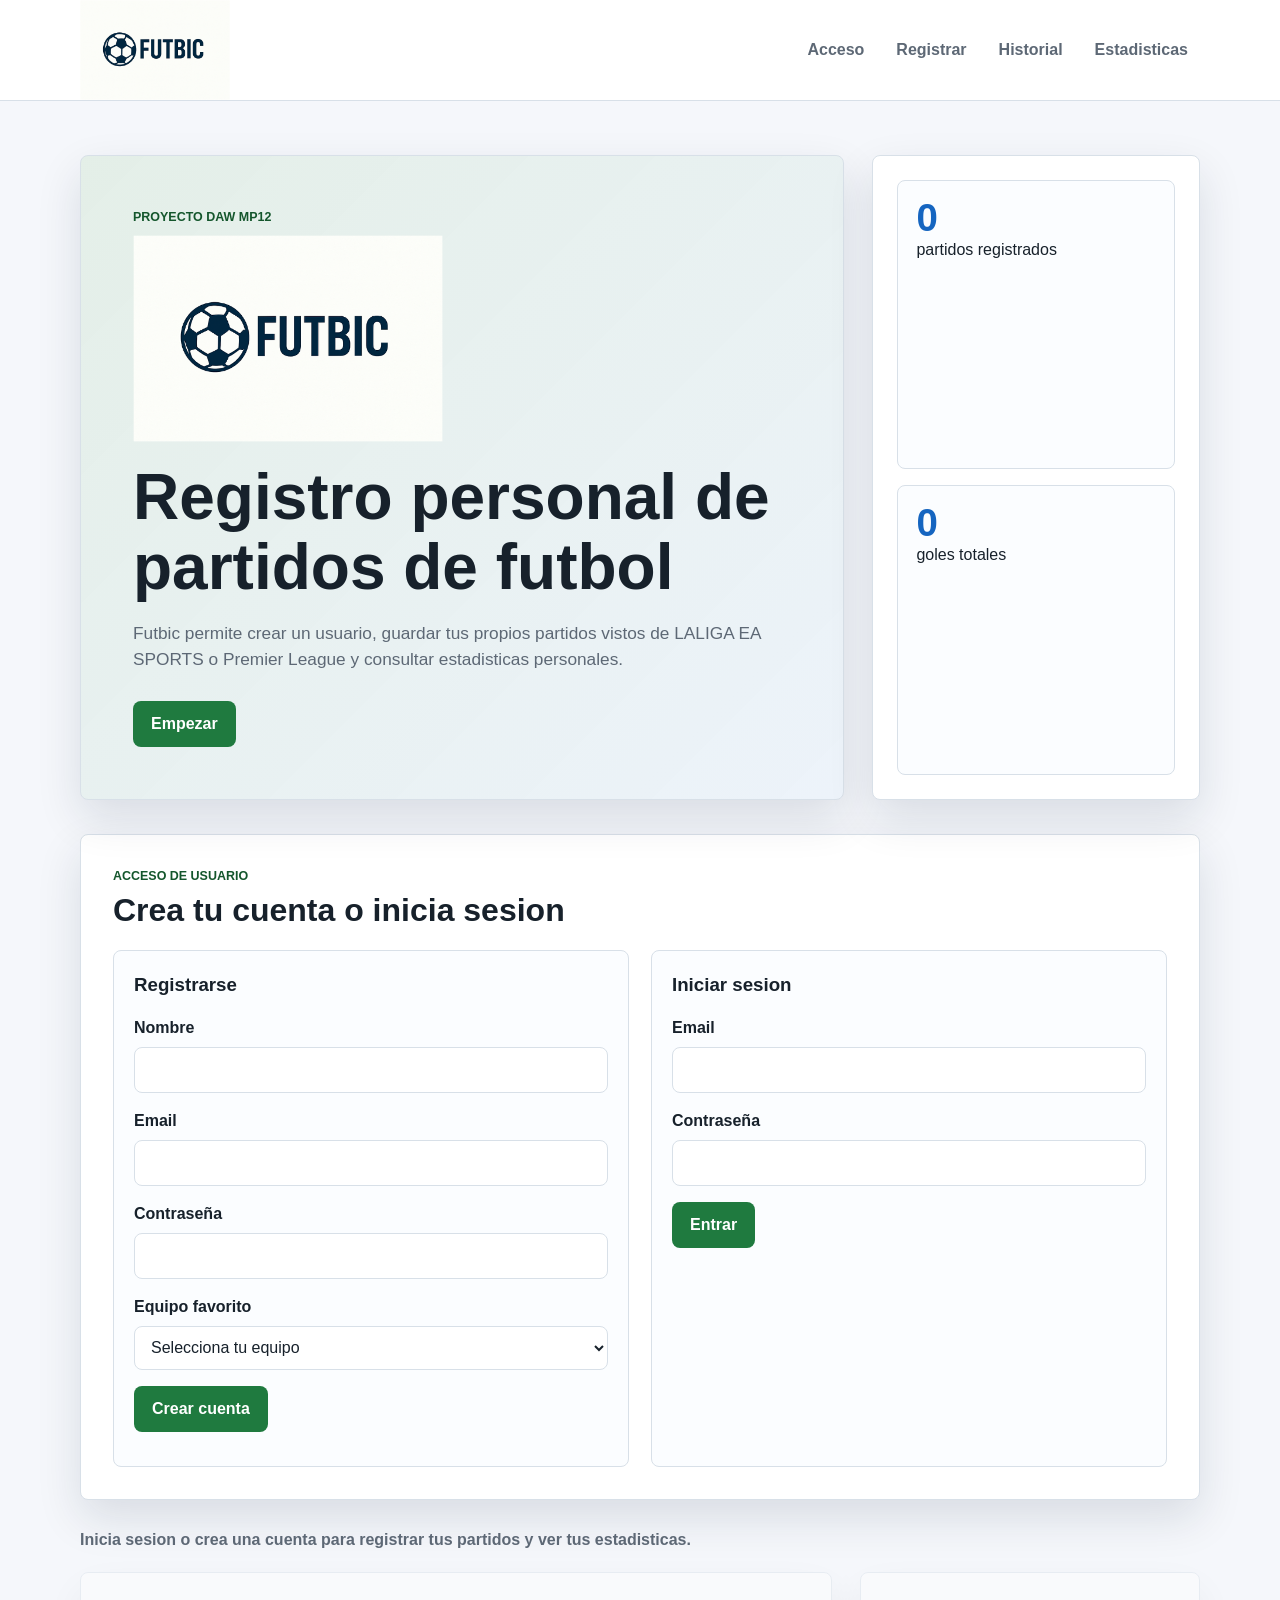
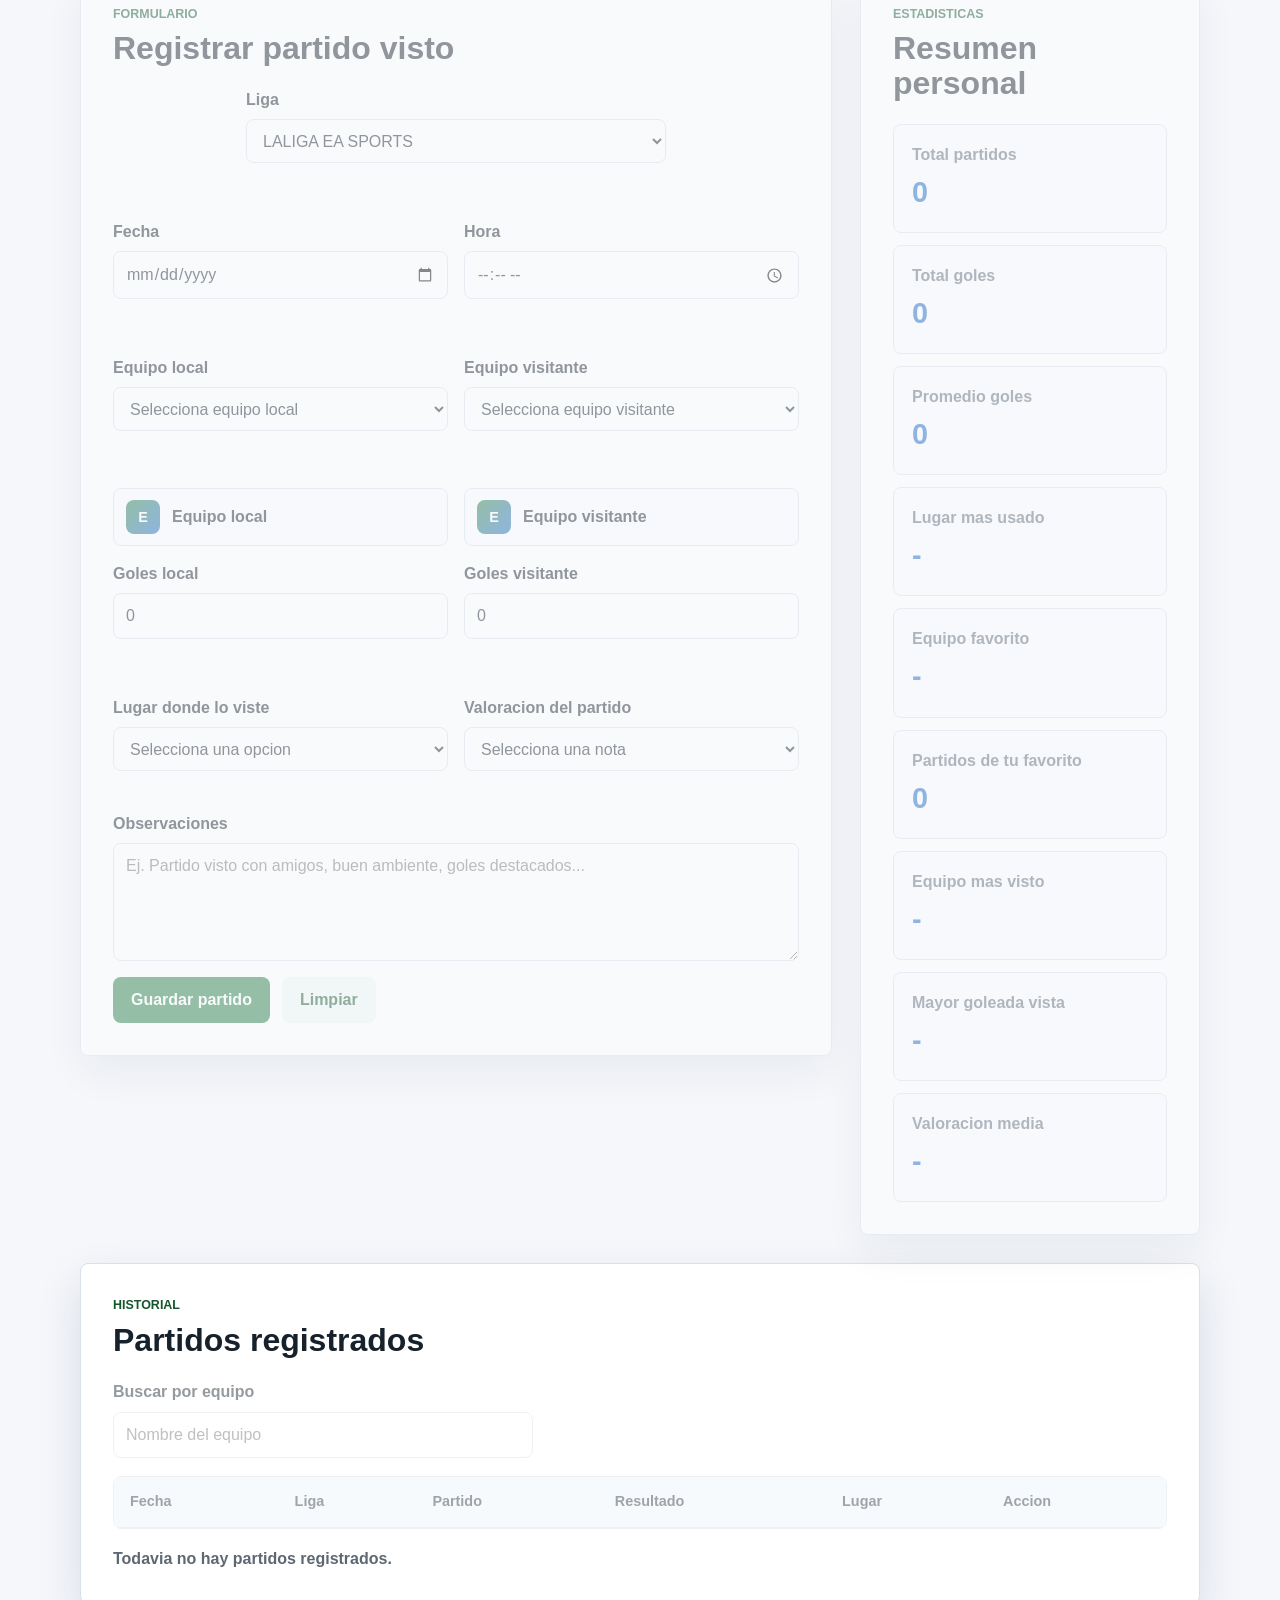
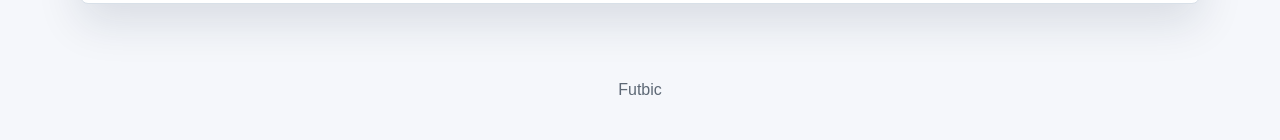
<file: index.html>
<!DOCTYPE html>
<html lang="es">
<head>
  <meta charset="UTF-8">
  <meta name="viewport" content="width=device-width, initial-scale=1.0">
  <meta name="description" content="Maquetacion responsive de Futbic con patron MVVM para registrar partidos vistos de LaLiga.">
  <title>Futbic | Registro de partidos vistos</title>
  <link rel="stylesheet" href="assets/css/styles.css">
</head>
<body>
  <header class="site-header">
    <nav class="navbar" aria-label="Navegacion principal">
      <a class="brand" href="#inicio" aria-label="Ir al inicio de Futbic">
        <img class="brand-logo" src="assets/img/LogoFutbic.png" alt="Logo de Futbic">
      </a>
      <ul class="nav-links">
        <li><a href="#acceso">Acceso</a></li>
        <li><a href="#registrar">Registrar</a></li>
        <li><a href="#historial">Historial</a></li>
        <li><a href="#estadisticas">Estadisticas</a></li>
      </ul>
    </nav>
  </header>

  <main id="inicio">
    <section class="hero" aria-labelledby="hero-title">
      <div class="hero-content">
        <p class="eyebrow">Proyecto DAW MP12</p>
        <img class="hero-logo" src="assets/img/LogoFutbic.png" alt="Futbic">
        <h1 id="hero-title">Registro personal de partidos de futbol</h1>
        <p>
          Futbic permite crear un usuario, guardar tus propios partidos vistos
          de LALIGA EA SPORTS o Premier League y consultar estadisticas personales.
        </p>
        <a class="primary-link" href="#acceso">Empezar</a>
      </div>
      <div class="hero-panel" aria-label="Resumen de la aplicacion">
        <div>
          <span class="metric" id="heroTotal">0</span>
          <span>partidos registrados</span>
        </div>
        <div>
          <span class="metric" id="heroGoals">0</span>
          <span>goles totales</span>
        </div>
      </div>
    </section>

    <section class="auth-section" id="acceso" aria-labelledby="access-title">
      <div class="section-heading">
        <p class="eyebrow">Acceso de usuario</p>
        <h2 id="access-title">Crea tu cuenta o inicia sesion</h2>
      </div>

      <div class="auth-grid">
        <form class="auth-form" id="registerForm" novalidate>
          <h3>Registrarse</h3>
          <div class="field">
            <label for="registerName">Nombre</label>
            <input id="registerName" name="registerName" type="text" autocomplete="name" required>
          </div>
          <div class="field">
            <label for="registerEmail">Email</label>
            <input id="registerEmail" name="registerEmail" type="email" autocomplete="email" required>
          </div>
          <div class="field">
            <label for="registerPassword">Contraseña</label>
            <input id="registerPassword" name="registerPassword" type="password" autocomplete="new-password" required>
          </div>
          <div class="field">
            <label for="registerFavoriteTeam">Equipo favorito</label>
            <select id="registerFavoriteTeam" name="registerFavoriteTeam" required>
              <option value="">Selecciona tu equipo</option>
            </select>
          </div>
          <button class="button button-primary" type="submit">Crear cuenta</button>
          <p class="auth-message" id="registerMessage" role="status"></p>
        </form>

        <form class="auth-form" id="loginForm" novalidate>
          <h3>Iniciar sesion</h3>
          <div class="field">
            <label for="loginEmail">Email</label>
            <input id="loginEmail" name="loginEmail" type="email" autocomplete="email" required>
          </div>
          <div class="field">
            <label for="loginPassword">Contraseña</label>
            <input id="loginPassword" name="loginPassword" type="password" autocomplete="current-password" required>
          </div>
          <button class="button button-primary" type="submit">Entrar</button>
          <p class="auth-message" id="loginMessage" role="status"></p>
        </form>
      </div>
    </section>

    <section class="user-session is-hidden" id="userSession" aria-label="Sesion del usuario">
      <p>Usuario activo: <strong id="activeUserName"></strong></p>
      <button class="button button-secondary" type="button" id="logoutButton">Cerrar sesion</button>
    </section>

    <section class="app-section is-disabled" id="appSection" aria-label="Zona personal de partidos">
      <p class="login-warning" id="loginWarning">Inicia sesion o crea una cuenta para registrar tus partidos y ver tus estadisticas.</p>

      <div class="layout-grid" aria-label="Gestion de partidos">
      <div class="form-panel" id="registrar">
        <div class="section-heading">
          <p class="eyebrow">Formulario</p>
          <h2>Registrar partido visto</h2>
        </div>

        <form id="matchForm" novalidate>
          <div class="form-grid">
            <div class="field field-center">
              <label for="liga">Liga</label>
              <select id="liga" name="liga" required>
                <option value="laliga">LALIGA EA SPORTS</option>
                <option value="premier">Premier League</option>
              </select>
              <small class="error" id="ligaError"></small>
            </div>

            <div class="field">
              <label for="fecha">Fecha</label>
              <input id="fecha" name="fecha" type="date" required>
              <small class="error" id="fechaError"></small>
            </div>

            <div class="field">
              <label for="hora">Hora</label>
              <input id="hora" name="hora" type="time" required>
              <small class="error" id="horaError"></small>
            </div>

            <div class="field">
              <label for="equipoLocal">Equipo local</label>
              <select id="equipoLocal" name="equipoLocal" required>
                <option value="">Selecciona equipo local</option>
              </select>
              <small class="error" id="equipoLocalError"></small>
            </div>

            <div class="field">
              <label for="equipoVisitante">Equipo visitante</label>
              <select id="equipoVisitante" name="equipoVisitante" required>
                <option value="">Selecciona equipo visitante</option>
              </select>
              <small class="error" id="equipoVisitanteError"></small>
            </div>

            <div class="team-preview" id="localPreview" aria-live="polite">
              <span class="crest-fallback">L</span>
              <span>Equipo local</span>
            </div>

            <div class="team-preview" id="visitorPreview" aria-live="polite">
              <span class="crest-fallback">V</span>
              <span>Equipo visitante</span>
            </div>

            <div class="field">
              <label for="golesLocal">Goles local</label>
              <input id="golesLocal" name="golesLocal" type="number" min="0" max="20" value="0" required>
              <small class="error" id="golesLocalError"></small>
            </div>

            <div class="field">
              <label for="golesVisitante">Goles visitante</label>
              <input id="golesVisitante" name="golesVisitante" type="number" min="0" max="20" value="0" required>
              <small class="error" id="golesVisitanteError"></small>
            </div>

            <div class="field">
              <label for="lugar">Lugar donde lo viste</label>
              <select id="lugar" name="lugar" required>
                <option value="">Selecciona una opcion</option>
                <option value="Estadio">Estadio</option>
                <option value="Casa">Casa</option>
                <option value="Bar">Bar</option>
                <option value="Otro">Otro</option>
              </select>
              <small class="error" id="lugarError"></small>
            </div>

            <div class="field">
              <label for="valoracion">Valoracion del partido</label>
              <select id="valoracion" name="valoracion" required>
                <option value="">Selecciona una nota</option>
                <option value="1">1/5</option>
                <option value="2">2/5</option>
                <option value="3">3/5</option>
                <option value="4">4/5</option>
                <option value="5">5/5</option>
              </select>
              <small class="error" id="valoracionError"></small>
            </div>
          </div>

          <div class="field">
            <label for="observaciones">Observaciones</label>
            <textarea id="observaciones" name="observaciones" rows="4" placeholder="Ej. Partido visto con amigos, buen ambiente, goles destacados..."></textarea>
          </div>

          <div class="form-actions">
            <button class="button button-primary" type="submit">Guardar partido</button>
            <button class="button button-secondary" type="reset">Limpiar</button>
          </div>
        </form>
      </div>

      <aside class="stats-panel" id="estadisticas" aria-labelledby="stats-title">
        <div class="section-heading">
          <p class="eyebrow">Estadisticas</p>
          <h2 id="stats-title">Resumen personal</h2>
        </div>
        <dl class="stats-list">
          <div>
            <dt>Total partidos</dt>
            <dd id="totalPartidos">0</dd>
          </div>
          <div>
            <dt>Total goles</dt>
            <dd id="totalGoles">0</dd>
          </div>
          <div>
            <dt>Promedio goles</dt>
            <dd id="promedioGoles">0</dd>
          </div>
          <div>
            <dt>Lugar mas usado</dt>
            <dd id="lugarHabitual">-</dd>
          </div>
          <div>
            <dt>Equipo favorito</dt>
            <dd id="equipoFavorito">-</dd>
          </div>
          <div>
            <dt>Partidos de tu favorito</dt>
            <dd id="partidosFavorito">0</dd>
          </div>
          <div>
            <dt>Equipo mas visto</dt>
            <dd id="equipoMasVisto">-</dd>
          </div>
          <div>
            <dt>Mayor goleada vista</dt>
            <dd id="mayorGoleada">-</dd>
          </div>
          <div>
            <dt>Valoracion media</dt>
            <dd id="valoracionMedia">-</dd>
          </div>
        </dl>
      </aside>
      </div>
    </section>

    <section class="history-section is-disabled" id="historial" aria-labelledby="history-title">
      <div class="section-heading">
        <p class="eyebrow">Historial</p>
        <h2 id="history-title">Partidos registrados</h2>
      </div>

      <div class="filters" aria-label="Filtros del historial">
        <label for="filterText">Buscar por equipo</label>
        <input id="filterText" type="search" placeholder="Nombre del equipo">
      </div>

      <div class="table-wrapper">
        <table>
          <caption>Listado de partidos vistos por el usuario</caption>
          <thead>
            <tr>
              <th scope="col">Fecha</th>
              <th scope="col">Liga</th>
              <th scope="col">Partido</th>
              <th scope="col">Resultado</th>
              <th scope="col">Lugar</th>
              <th scope="col">Accion</th>
            </tr>
          </thead>
          <tbody id="matchesTable"></tbody>
        </table>
      </div>

      <p class="empty-state" id="emptyState">Todavia no hay partidos registrados.</p>
    </section>
  </main>

  <footer class="site-footer">
    <p>Futbic</p>
  </footer>

  <script src="config/config.js"></script>
  <script src="models/UsuarioModel.js"></script>
  <script src="models/PartidoModel.js"></script>
  <script src="viewmodel/PartidoViewModel.js"></script>
  <script src="assets/js/main.js"></script>
</body>
</html>
</file>
<file: assets/css/styles.css>
:root {
  --bg: #f5f7fb;
  --surface: #ffffff;
  --surface-soft: #eef5f0;
  --text: #17212b;
  --muted: #5d6875;
  --primary: #1f7a3f;
  --primary-dark: #14562c;
  --accent: #1565c0;
  --danger: #b42318;
  --border: #d8e0e8;
  --shadow: 0 18px 45px rgba(19, 36, 56, 0.12);
}

* {
  box-sizing: border-box;
}

html {
  scroll-behavior: smooth;
}

body {
  margin: 0;
  font-family: Arial, Helvetica, sans-serif;
  color: var(--text);
  background: var(--bg);
  line-height: 1.5;
}

a {
  color: inherit;
  text-decoration: none;
}

.site-header {
  position: sticky;
  top: 0;
  z-index: 10;
  background: rgba(255, 255, 255, 0.96);
  border-bottom: 1px solid var(--border);
  backdrop-filter: blur(10px);
}

.navbar {
  width: min(1120px, calc(100% - 32px));
  min-height: 72px;
  margin: 0 auto;
  display: flex;
  align-items: center;
  justify-content: space-between;
  gap: 24px;
}

.brand,
.nav-links {
  display: flex;
  align-items: center;
}

.brand {
  gap: 10px;
  font-weight: 800;
  font-size: 1.2rem;
}

.brand-logo {
  display: block;
  width: 150px;
  height: auto;
}

.hero-logo {
  display: block;
  width: min(310px, 100%);
  height: auto;
  margin: 0 0 20px;
}

.nav-links {
  margin: 0;
  padding: 0;
  list-style: none;
  gap: 8px;
  flex-wrap: wrap;
  justify-content: flex-end;
}

.nav-links a {
  display: inline-flex;
  min-height: 40px;
  align-items: center;
  padding: 8px 12px;
  border-radius: 8px;
  color: var(--muted);
  font-weight: 700;
}

.nav-links a:hover,
.nav-links a:focus-visible {
  color: var(--primary-dark);
  background: var(--surface-soft);
}

main {
  width: min(1120px, calc(100% - 32px));
  margin: 0 auto;
}

.hero {
  display: grid;
  grid-template-columns: minmax(0, 1.4fr) minmax(280px, 0.6fr);
  gap: 28px;
  align-items: stretch;
  padding: 54px 0 34px;
}

.hero-content,
.hero-panel,
.auth-section,
.form-panel,
.stats-panel,
.history-section {
  background: var(--surface);
  border: 1px solid var(--border);
  border-radius: 8px;
  box-shadow: var(--shadow);
}

.hero-content {
  padding: clamp(28px, 5vw, 52px);
  background:
    linear-gradient(135deg, rgba(31, 122, 63, 0.12), rgba(21, 101, 192, 0.08)),
    var(--surface);
}

.eyebrow {
  margin: 0 0 8px;
  color: var(--primary-dark);
  font-size: 0.78rem;
  font-weight: 800;
  letter-spacing: 0;
  text-transform: uppercase;
}

h1,
h2 {
  margin: 0;
  line-height: 1.1;
}

h1 {
  max-width: 720px;
  font-size: clamp(2rem, 6vw, 4rem);
}

h2 {
  font-size: clamp(1.35rem, 3vw, 2rem);
}

.hero-content p:not(.eyebrow) {
  max-width: 680px;
  margin: 18px 0 28px;
  color: var(--muted);
  font-size: 1.08rem;
}

.primary-link,
.button {
  display: inline-flex;
  min-height: 44px;
  align-items: center;
  justify-content: center;
  border: 0;
  border-radius: 8px;
  padding: 11px 18px;
  font: inherit;
  font-weight: 800;
  cursor: pointer;
}

.primary-link,
.button-primary {
  color: #ffffff;
  background: var(--primary);
}

.primary-link:hover,
.button-primary:hover {
  background: var(--primary-dark);
}

.button-secondary {
  color: var(--primary-dark);
  background: var(--surface-soft);
}

.button-secondary:hover {
  background: #dcefe3;
}

.hero-panel {
  display: grid;
  gap: 16px;
  padding: 24px;
}

.hero-panel > div,
.stats-list div {
  padding: 18px;
  border: 1px solid var(--border);
  border-radius: 8px;
  background: #fbfdff;
}

.metric {
  display: block;
  color: var(--accent);
  font-size: 2.4rem;
  font-weight: 900;
  line-height: 1;
}

.layout-grid {
  display: grid;
  grid-template-columns: minmax(0, 1fr) 340px;
  gap: 28px;
  align-items: start;
  margin: 20px 0 28px;
}

.auth-section {
  margin: 0 0 28px;
  padding: clamp(20px, 4vw, 32px);
}

.auth-grid {
  display: grid;
  grid-template-columns: repeat(2, minmax(0, 1fr));
  gap: 22px;
}

.auth-form {
  padding: 20px;
  border: 1px solid var(--border);
  border-radius: 8px;
  background: #fbfdff;
}

.auth-form h3 {
  margin: 0 0 16px;
}

.auth-message,
.login-warning {
  margin: 14px 0 0;
  color: var(--muted);
  font-weight: 700;
}

.auth-message.is-error {
  color: var(--danger);
}

.auth-message.is-success {
  color: var(--primary-dark);
}

.user-session {
  display: flex;
  align-items: center;
  justify-content: space-between;
  gap: 16px;
  margin: 0 0 28px;
  padding: 16px;
  border: 1px solid var(--border);
  border-radius: 8px;
  background: var(--surface-soft);
  box-shadow: var(--shadow);
}

.user-session p {
  margin: 0;
}

.is-hidden {
  display: none;
}

.is-disabled .layout-grid,
.history-section.is-disabled .filters,
.history-section.is-disabled .table-wrapper {
  opacity: 0.45;
  pointer-events: none;
}

.app-section:not(.is-disabled) .login-warning {
  display: none;
}

.form-panel,
.stats-panel,
.history-section {
  padding: clamp(20px, 4vw, 32px);
}

.section-heading {
  margin-bottom: 22px;
}

.form-grid {
  display: grid;
  grid-template-columns: repeat(2, minmax(0, 1fr));
  gap: 16px;
}

.field-center {
  grid-column: 1 / -1;
  width: min(420px, 100%);
  margin-inline: auto;
}

.field-full {
  grid-column: 1 / -1;
  width: min(420px, 100%);
  margin-inline: auto;
}

.field {
  display: grid;
  gap: 7px;
  margin-bottom: 16px;
}

label {
  font-weight: 800;
}

input,
select,
textarea {
  width: 100%;
  min-height: 44px;
  border: 1px solid var(--border);
  border-radius: 8px;
  padding: 10px 12px;
  color: var(--text);
  background: #ffffff;
  font: inherit;
}

.team-preview {
  display: flex;
  min-height: 58px;
  align-items: center;
  gap: 12px;
  padding: 10px 12px;
  border: 1px solid var(--border);
  border-radius: 8px;
  background: #fbfdff;
  font-weight: 800;
}

.team-crest,
.crest-fallback {
  flex: 0 0 auto;
  width: 34px;
  height: 34px;
  border-radius: 8px;
}

.team-crest {
  object-fit: contain;
}

.crest-fallback {
  display: inline-grid;
  place-items: center;
  color: #ffffff;
  background: linear-gradient(135deg, var(--primary), var(--accent));
  font-size: 0.9rem;
  font-weight: 900;
}

.match-name {
  display: flex;
  align-items: center;
  gap: 10px;
  flex-wrap: wrap;
}

.match-notes {
  display: block;
  margin-top: 6px;
  color: var(--muted);
  font-size: 0.92rem;
}

.result-badge {
  display: inline-flex;
  width: fit-content;
  min-height: 28px;
  align-items: center;
  margin-top: 8px;
  border-radius: 8px;
  padding: 4px 9px;
  font-size: 0.82rem;
  font-weight: 900;
}

.result-badge.is-winner {
  color: var(--primary-dark);
  background: var(--surface-soft);
}

.result-badge.is-draw {
  color: #49515a;
  background: #eef1f4;
}

textarea {
  resize: vertical;
}

input:focus,
select:focus,
textarea:focus,
button:focus-visible,
a:focus-visible {
  outline: 3px solid rgba(21, 101, 192, 0.25);
  outline-offset: 2px;
}

.field.has-error input,
.field.has-error select {
  border-color: var(--danger);
}

.error {
  min-height: 18px;
  color: var(--danger);
  font-weight: 700;
}

.form-actions {
  display: flex;
  gap: 12px;
  flex-wrap: wrap;
}

.stats-list {
  display: grid;
  gap: 12px;
  margin: 0;
}

.stats-list dt {
  color: var(--muted);
  font-weight: 700;
}

.stats-list dd {
  margin: 4px 0 0;
  color: var(--accent);
  font-size: 1.8rem;
  font-weight: 900;
}

.history-section {
  margin: 0 0 36px;
}

.filters {
  display: grid;
  max-width: 420px;
  gap: 8px;
  margin-bottom: 18px;
}

.table-wrapper {
  overflow-x: auto;
  border: 1px solid var(--border);
  border-radius: 8px;
}

table {
  width: 100%;
  min-width: 860px;
  border-collapse: collapse;
  background: #ffffff;
}

caption {
  position: absolute;
  width: 1px;
  height: 1px;
  overflow: hidden;
  clip: rect(0 0 0 0);
}

th,
td {
  padding: 14px 16px;
  border-bottom: 1px solid var(--border);
  text-align: left;
  vertical-align: top;
}

th {
  color: #2b3845;
  background: #eef4f9;
  font-size: 0.9rem;
}

tbody tr:last-child td {
  border-bottom: 0;
}

.delete-button {
  min-height: 36px;
  border: 0;
  border-radius: 8px;
  padding: 8px 10px;
  color: #ffffff;
  background: var(--danger);
  font-weight: 800;
  cursor: pointer;
}

.empty-state {
  margin: 18px 0 0;
  color: var(--muted);
  font-weight: 700;
}

.empty-state.is-hidden {
  display: none;
}

.site-footer {
  padding: 22px 16px;
  color: var(--muted);
  text-align: center;
}

@media (max-width: 900px) {
  .hero,
  .layout-grid,
  .auth-grid {
    grid-template-columns: 1fr;
  }

  .hero-panel {
    grid-template-columns: repeat(2, minmax(0, 1fr));
  }
}

@media (max-width: 640px) {
  .navbar {
    min-height: auto;
    padding: 14px 0;
    align-items: flex-start;
    flex-direction: column;
  }

  .nav-links {
    width: 100%;
    justify-content: flex-start;
  }

  .nav-links a {
    padding-inline: 10px;
  }

  .hero {
    padding-top: 28px;
  }

  .hero-panel,
  .form-grid {
    grid-template-columns: 1fr;
  }

  .form-actions .button {
    width: 100%;
  }
}
</file>
